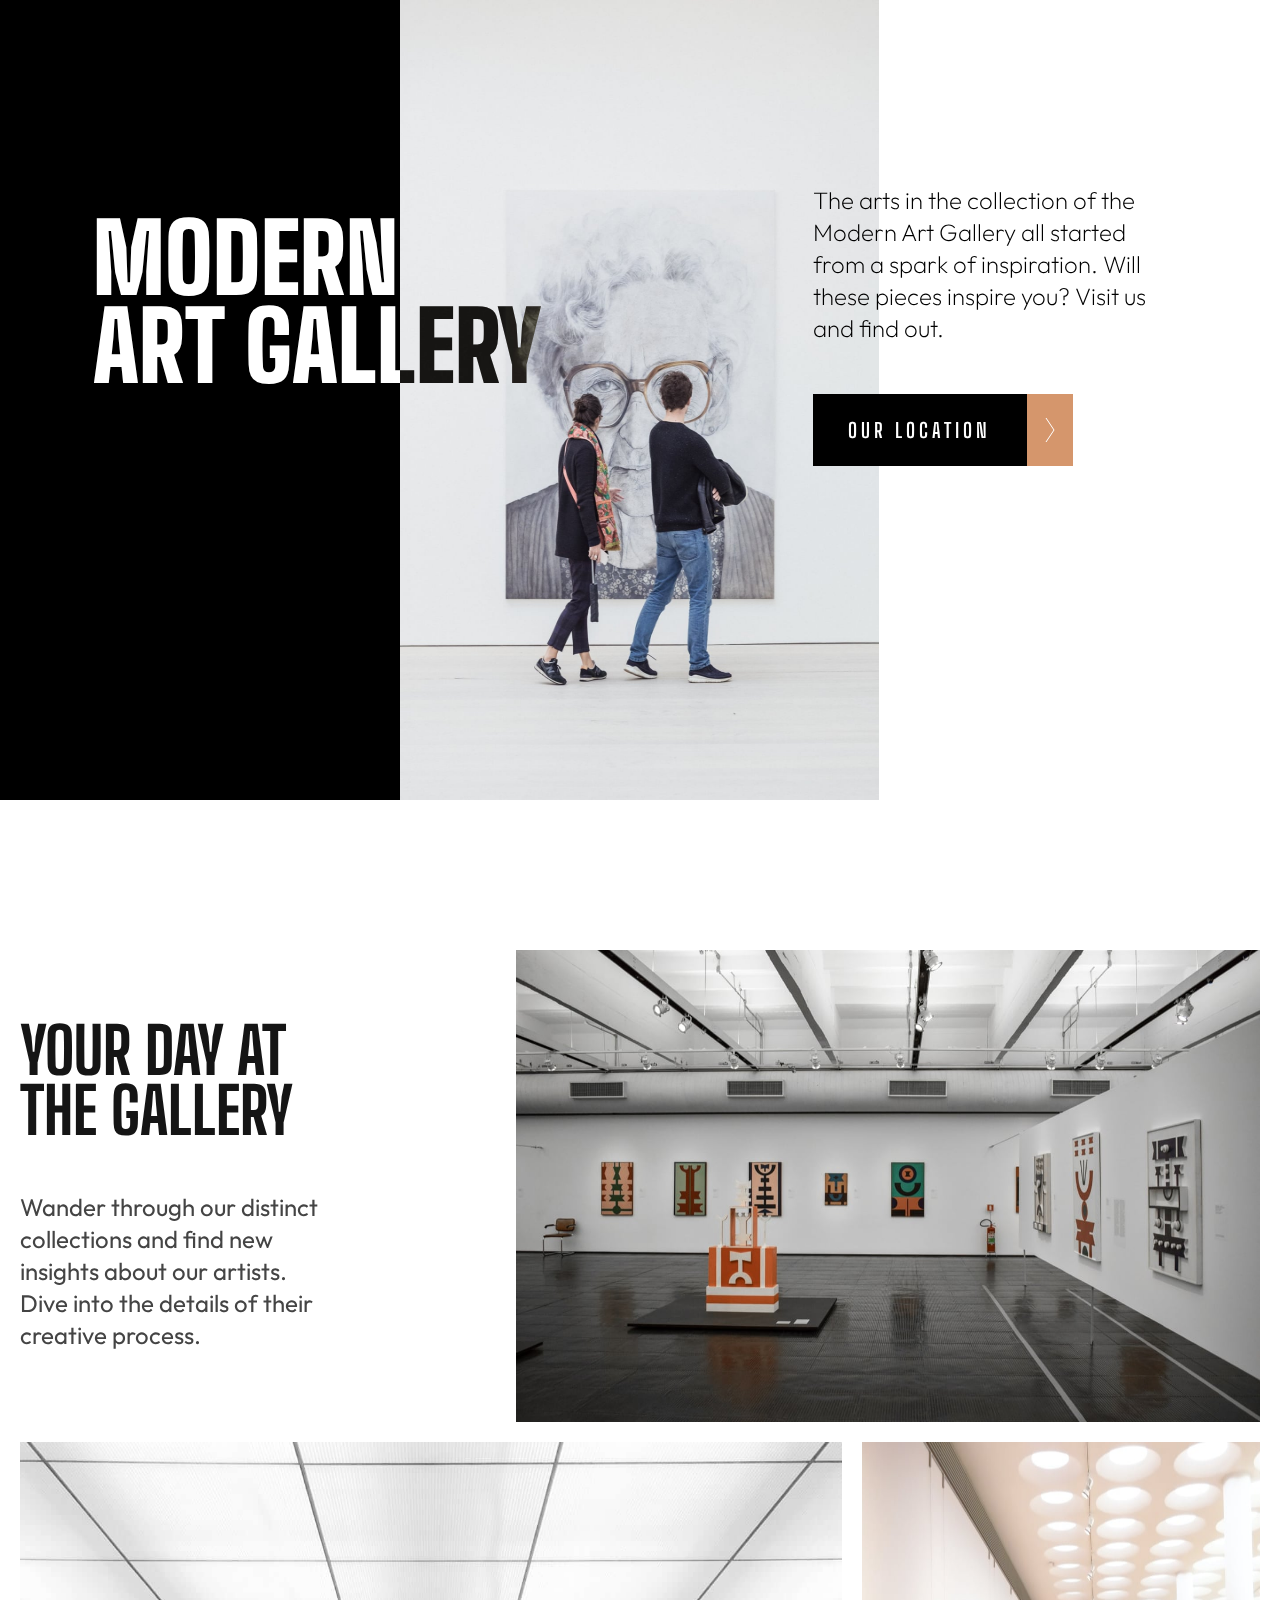
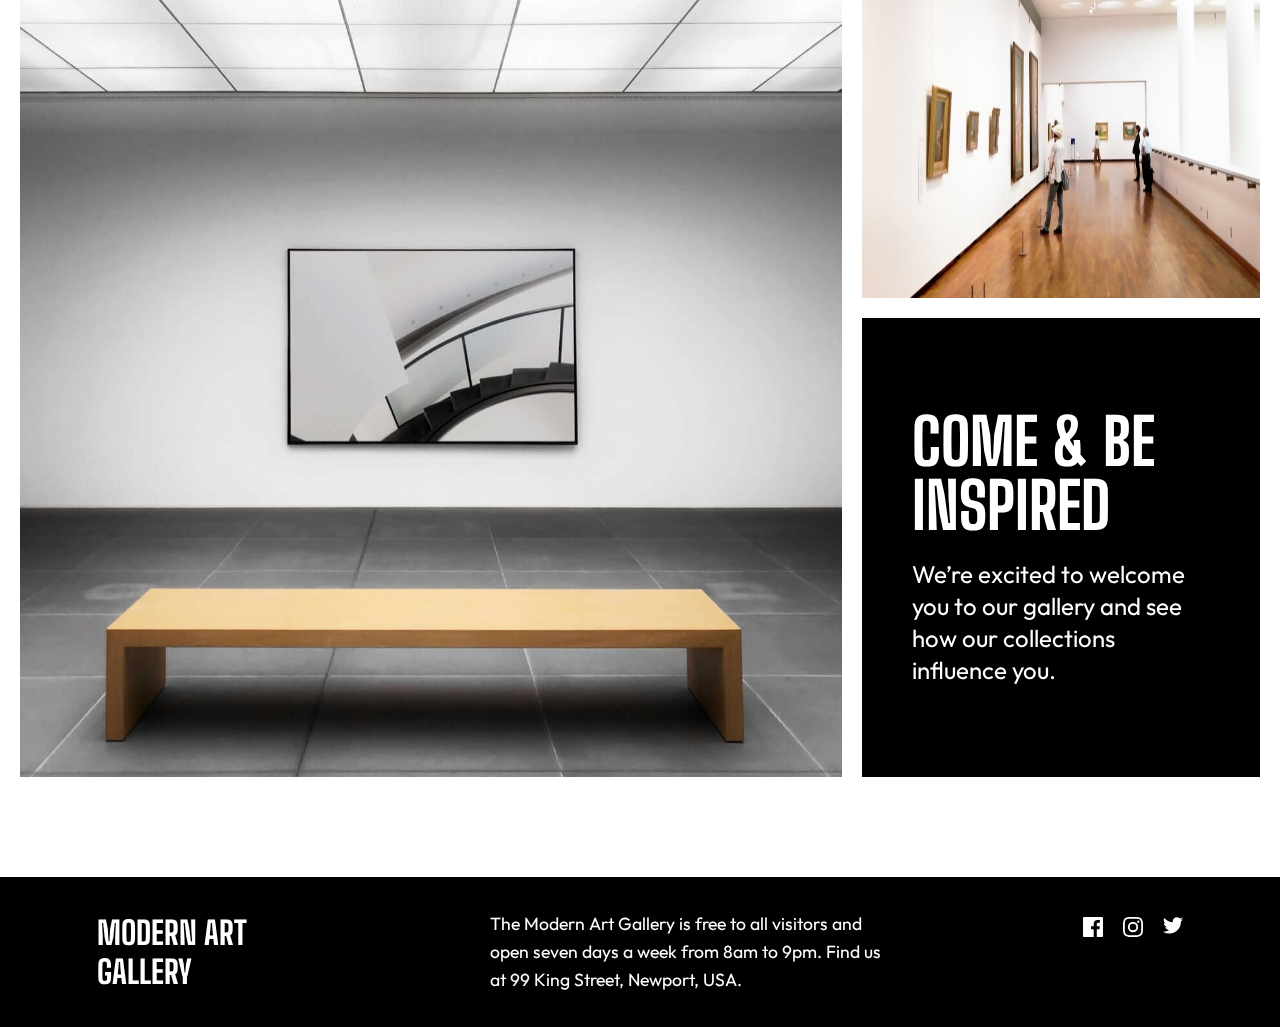
<file: index.html>
<!DOCTYPE html>
<html lang="en">

<head>
    <meta charset="UTF-8">
    <meta name="viewport" content="width=device-width, initial-scale=1.0">
    <title>Document</title>
    <link rel="stylesheet" href="./style.css">
</head>

<body>
    <div class="container">
        <section class="part1">
            <div class="black-and-photo">
                <div class="blackpart"></div>
                <picture>
                    <source srcset="./images/mobile/image-hero@2x.jpg" media="(max-width: 600px)">
                    <source srcset="./images/tablet/image-hero@2x.jpg" media="(max-width: 1200px)">
                    <img src="./images/desktop/image-hero@2x.jpg" alt="">
                </picture>
                <div class="main-heading">
                    <h1 class="h1-1">MODERN</h1>
                    <h1 class="h1-2">ART GALLERY</h1>
                </div>
            </div>
            <div class="main-heading-2">
                <h1>MODERN ART GALLERY</h1>
            </div>
            <div class="text-container1">
                <p>The arts in the collection of the Modern Art Gallery all started from a spark of inspiration. Will
                    these pieces inspire you? Visit us and find out.</p>
                <a href="./location.html"><button class="button"><span class="textspan">OUR LOCATION </span><span class="img-span"><img
                                src="./images/icon-arrow-right.svg" alt=""></span></button>
            </div></a>
        </section>
        <section class="part2">
            <div class="day-in-gallery">
                <div class="text-container2">
                    <h2>YOUR DAY AT THE GALLERY</h2>
                    <p>Wander through our distinct collections and find new insights about our artists. Dive into the
                        details of their creative process.</p>
                </div>
                <picture>
                    <source srcset="./images/mobile/image-grid-1@2x.jpg" media="(max-width: 600px)">
                    <source srcset="./images/tablet/image-grid-1@2x.jpg" media="(max-width: 1200px)">
                    <img src="./images/desktop/image-grid-1@2x.jpg" alt="">
                </picture>
            </div>
            <div class="onebig-twosmall">
                <picture class=".one-big">
                    <source srcset="./images/mobile/image-grid-2@2x.jpg" media="(max-width: 600px)">
                    <source srcset="./images/tablet/image-grid-2@2x.jpg" media="(max-width: 1200px)">
                    <img src="./images/desktop/image-grid-2@2x.jpg" alt="">
                </picture>
                <div class="twosmall">
                    <picture>
                        <source srcset="./images/tablet/image-grid-3@2x.jpg" media="(max-width: 1200px)">
                        <source srcset="./images/mobile/image-grid-3@2x.jpg" media="(max-width: 600px)">
                        <img src="./images/desktop/image-grid-3@2x.jpg" alt="">
                    </picture>
                    <div>
                        <h2>COME & BE INSPIRED</h2>
                        <p>We’re excited to welcome you to our gallery and see how our collections influence you.</p>
                    </div>
                </div>
            </div>
        </section>
    </div>
    <footer>
        <div class="container">
            <div class="footer">
                <h3>MODERN ART GALLERY</h3>
                <p>The Modern Art Gallery is free to all visitors and open seven days a week from 8am to 9pm. Find us at
                    99
                    King Street, Newport, USA.</p>
                <div class="icons-container">
                    <svg width="20" height="20" xmlns="http://www.w3.org/2000/svg">
                        <path
                            d="M18.896 0H1.104C.494 0 0 .494 0 1.104v17.793C0 19.506.494 20 1.104 20h9.58v-7.745H8.076V9.237h2.606V7.01c0-2.583 1.578-3.99 3.883-3.99 1.104 0 2.052.082 2.329.119v2.7h-1.598c-1.254 0-1.496.597-1.496 1.47v1.928h2.989l-.39 3.018h-2.6V20h5.098c.608 0 1.102-.494 1.102-1.104V1.104C20 .494 19.506 0 18.896 0Z"
                            fill="#FFF" />
                    </svg>
                    <svg width="20" height="20" xmlns="http://www.w3.org/2000/svg">
                        <path
                            d="M10 1.802c2.67 0 2.987.01 4.042.059 2.71.123 3.975 1.409 4.099 4.099.048 1.054.057 1.37.057 4.04 0 2.672-.01 2.988-.057 4.042-.124 2.687-1.387 3.975-4.1 4.099-1.054.048-1.37.058-4.041.058-2.67 0-2.987-.01-4.04-.058-2.718-.124-3.977-1.416-4.1-4.1-.048-1.054-.058-1.37-.058-4.041 0-2.67.01-2.986.058-4.04.124-2.69 1.387-3.977 4.1-4.1 1.054-.048 1.37-.058 4.04-.058ZM10 0C7.284 0 6.944.012 5.877.06 2.246.227.227 2.242.061 5.877.01 6.944 0 7.284 0 10s.012 3.057.06 4.123c.167 3.632 2.182 5.65 5.817 5.817 1.067.048 1.407.06 4.123.06s3.057-.012 4.123-.06c3.629-.167 5.652-2.182 5.816-5.817.05-1.066.061-1.407.061-4.123s-.012-3.056-.06-4.122C19.777 2.249 17.76.228 14.124.06 13.057.01 12.716 0 10 0Zm0 4.865a5.135 5.135 0 1 0 0 10.27 5.135 5.135 0 0 0 0-10.27Zm0 8.468a3.333 3.333 0 1 1 0-6.666 3.333 3.333 0 0 1 0 6.666Zm5.338-9.87a1.2 1.2 0 1 0 0 2.4 1.2 1.2 0 0 0 0-2.4Z"
                            fill="#FFF" />
                    </svg>
                    <svg width="20" height="17" xmlns="http://www.w3.org/2000/svg">
                        <path
                            d="M20 2.172a8.192 8.192 0 0 1-2.357.646 4.11 4.11 0 0 0 1.805-2.27 8.22 8.22 0 0 1-2.606.996A4.096 4.096 0 0 0 13.847.248c-2.65 0-4.596 2.472-3.998 5.037A11.648 11.648 0 0 1 1.392 1a4.109 4.109 0 0 0 1.27 5.478 4.086 4.086 0 0 1-1.858-.513c-.045 1.9 1.318 3.679 3.291 4.075a4.113 4.113 0 0 1-1.853.07 4.106 4.106 0 0 0 3.833 2.849A8.25 8.25 0 0 1 0 14.658a11.616 11.616 0 0 0 6.29 1.843c7.618 0 11.923-6.434 11.663-12.205A8.354 8.354 0 0 0 20 2.172Z"
                            fill="#FFF" />
                    </svg>
                </div>
            </div>
        </div>
    </footer>
</body>

</html>
</file>
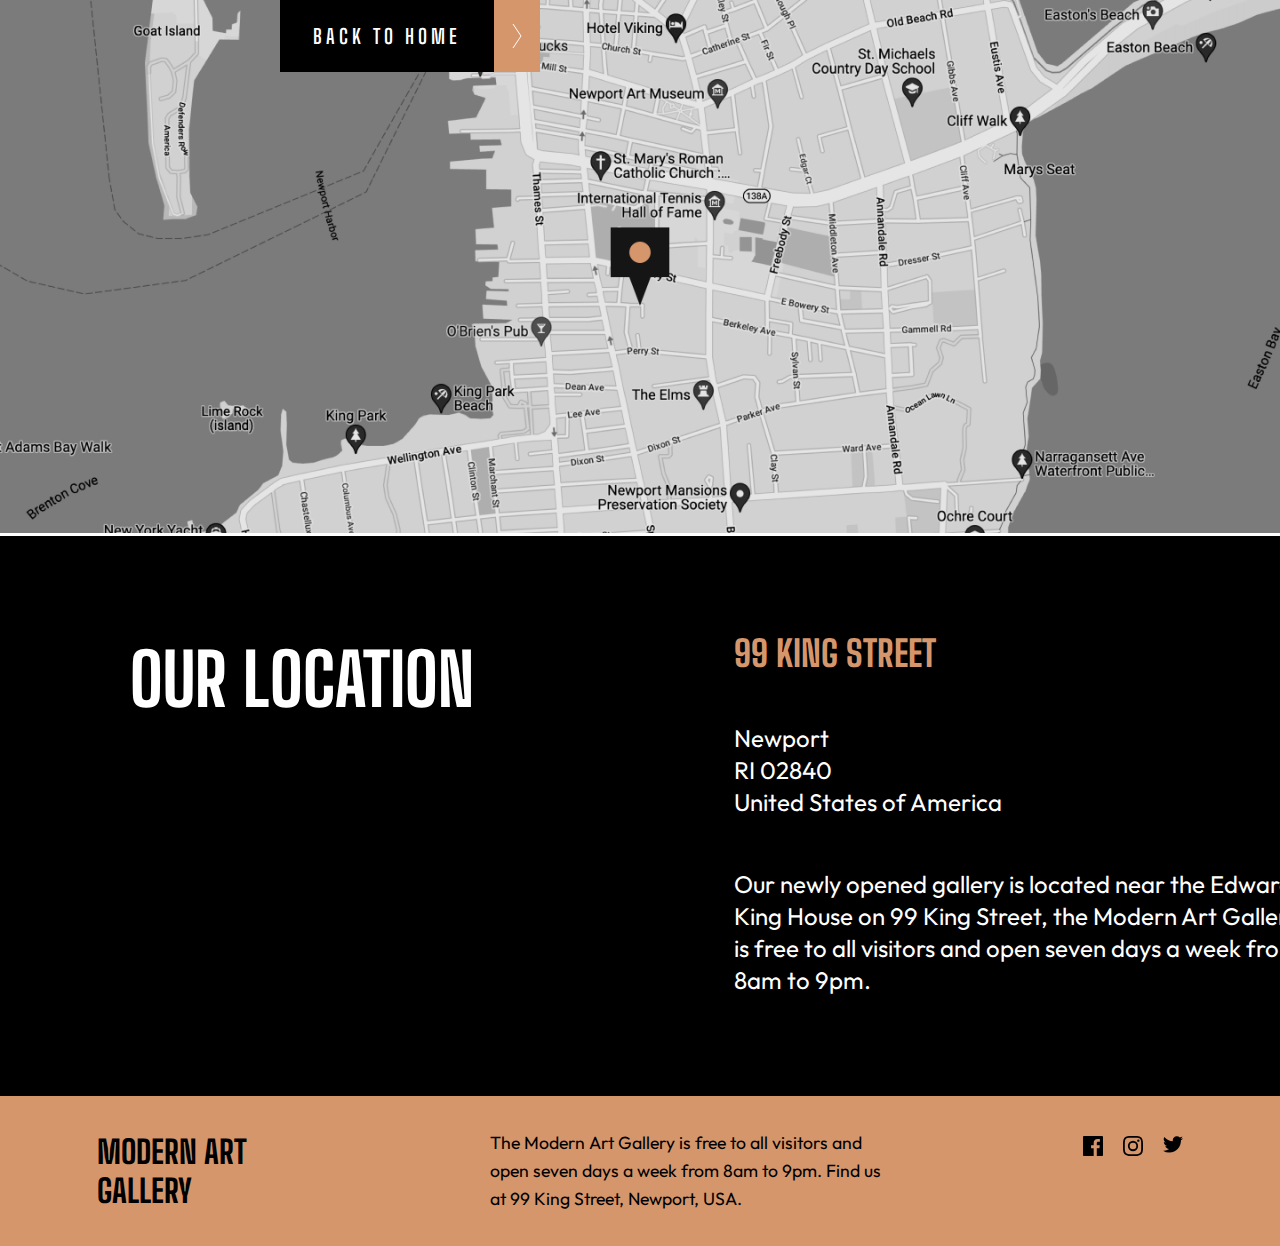
<file: location.html>
<!DOCTYPE html>
<html lang="en">

<head>
    <meta charset="UTF-8">
    <meta name="viewport" content="width=device-width, initial-scale=1.0">
    <title>Document</title>
    <link rel="stylesheet" href="./style.css">
    <link rel="stylesheet" href="./location.css">
</head>

<body>
    <div class="wrapper">
        <div class="button-container">
            <a href="./index.html"><button class="button"><span class="textspan">BACK TO HOME </span><span
                        class="img-span"><img src="./images/icon-arrow-right.svg" alt=""></span></button>
        </div></a>
    </div>
    <picture>
        <source srcset="./images/mobile/image-map@2x.png" media="(max-width: 600px)">
        <source srcset="./images/tablet/image-map@2x.png" media="(max-width: 1200px)">
        <img src="./images/desktop/image-map@2x.png" alt="">
    </picture>
    <section>
        <div class="wrapper">

            <div class="wrapper">
                <div class="for-column">
                    <h1>OUR LOCATION</h1>
                    <div class="location">
                        <h2>99 KING STREET</h2>
                        <div class="h4-container">
                            <h4>Newport</h4>
                            <h4>RI 02840</h4>
                            <h4>United States of America</h4>
                        </div>

                        <p>Our newly opened gallery is located near the Edward King House on 99 King Street, the Modern
                            Art
                            Gallery
                            is free to all visitors and open seven days a week from 8am to 9pm.</p>
                    </div>
                </div>
            </div>
        </div>
    </section>
    <footer>
        <div class="footer">
            <h3>MODERN ART GALLERY</h3>
            <p>The Modern Art Gallery is free to all visitors and open seven days a week from 8am to 9pm. Find us at
                99
                King Street, Newport, USA.</p>
            <div class="icons-container">
                <svg width="20" height="20" xmlns="http://www.w3.org/2000/svg">
                    <path
                        d="M18.896 0H1.104C.494 0 0 .494 0 1.104v17.793C0 19.506.494 20 1.104 20h9.58v-7.745H8.076V9.237h2.606V7.01c0-2.583 1.578-3.99 3.883-3.99 1.104 0 2.052.082 2.329.119v2.7h-1.598c-1.254 0-1.496.597-1.496 1.47v1.928h2.989l-.39 3.018h-2.6V20h5.098c.608 0 1.102-.494 1.102-1.104V1.104C20 .494 19.506 0 18.896 0Z"
                        fill="#FFF" />
                </svg>
                <svg width="20" height="20" xmlns="http://www.w3.org/2000/svg">
                    <path
                        d="M10 1.802c2.67 0 2.987.01 4.042.059 2.71.123 3.975 1.409 4.099 4.099.048 1.054.057 1.37.057 4.04 0 2.672-.01 2.988-.057 4.042-.124 2.687-1.387 3.975-4.1 4.099-1.054.048-1.37.058-4.041.058-2.67 0-2.987-.01-4.04-.058-2.718-.124-3.977-1.416-4.1-4.1-.048-1.054-.058-1.37-.058-4.041 0-2.67.01-2.986.058-4.04.124-2.69 1.387-3.977 4.1-4.1 1.054-.048 1.37-.058 4.04-.058ZM10 0C7.284 0 6.944.012 5.877.06 2.246.227.227 2.242.061 5.877.01 6.944 0 7.284 0 10s.012 3.057.06 4.123c.167 3.632 2.182 5.65 5.817 5.817 1.067.048 1.407.06 4.123.06s3.057-.012 4.123-.06c3.629-.167 5.652-2.182 5.816-5.817.05-1.066.061-1.407.061-4.123s-.012-3.056-.06-4.122C19.777 2.249 17.76.228 14.124.06 13.057.01 12.716 0 10 0Zm0 4.865a5.135 5.135 0 1 0 0 10.27 5.135 5.135 0 0 0 0-10.27Zm0 8.468a3.333 3.333 0 1 1 0-6.666 3.333 3.333 0 0 1 0 6.666Zm5.338-9.87a1.2 1.2 0 1 0 0 2.4 1.2 1.2 0 0 0 0-2.4Z"
                        fill="#FFF" />
                </svg>
                <svg width="20" height="17" xmlns="http://www.w3.org/2000/svg">
                    <path
                        d="M20 2.172a8.192 8.192 0 0 1-2.357.646 4.11 4.11 0 0 0 1.805-2.27 8.22 8.22 0 0 1-2.606.996A4.096 4.096 0 0 0 13.847.248c-2.65 0-4.596 2.472-3.998 5.037A11.648 11.648 0 0 1 1.392 1a4.109 4.109 0 0 0 1.27 5.478 4.086 4.086 0 0 1-1.858-.513c-.045 1.9 1.318 3.679 3.291 4.075a4.113 4.113 0 0 1-1.853.07 4.106 4.106 0 0 0 3.833 2.849A8.25 8.25 0 0 1 0 14.658a11.616 11.616 0 0 0 6.29 1.843c7.618 0 11.923-6.434 11.663-12.205A8.354 8.354 0 0 0 20 2.172Z"
                        fill="#FFF" />
                </svg>
            </div>
        </div>
    </footer>
</body>

</html>
</file>
<file: style.css>
@import url('https://fonts.googleapis.com/css2?family=Big+Shoulders:opsz,wght@10..72,100..900&family=Outfit:wght@100..900&display=swap');


* {
    margin: 0;
    padding: 0;
    box-sizing: border-box;
    font-family: Big Shoulders;
}

picture img {
    width: 100%;
    height: 100%;
}

body {
    display: flex;
    align-items: center;
    justify-content: center;
    flex-direction: column;
    overflow-x: hidden;
}

.container {
    width: 1440px;

}

.black-and-photo {
    width: 66.6%;
    height: 100%;
    display: flex;
    position: relative;
}

.black-and-photo h1,
.main-heading-2 {
    font-size: 6rem;
    font-weight: 900;
    position: absolute;
    mix-blend-mode: difference;
    color: #fff;
}



.h1-1,
.h1-2 {
    top: 25%;
    left: 18%;
}

.h1-2 {
    top: 36%;
}



.black-and-photo picture {
    width: 50%;
}

.black-and-photo picture img {
    width: 100%;
    height: 100%;
}

.blackpart {
    width: 50%;
    height: 100%;
    position: absolute;
    top: 0;
    right: 50%;
    width: 1000%;
    background-color: black;
}

.black-and-photo picture,
.black-and-photo img {
    position: relative;
}

.black-and-photo{
    display: flex;
    flex-direction: row;
    justify-content: flex-end;
}

.part1 {
    height: 800px;
    display: flex;
    position: relative;
}

.main-heading {
    display: flex;
    flex-direction: column;
    gap: 20px;
}

.text-container1 p {
    font-size: 1.5rem;
    line-height: 32px;
    font-family: Outfit;
    font-weight: 200;
}

.text-container1 {
    width: 25%;
    display: flex;
    flex-direction: column;
    gap: 50px;
    position: absolute;
    right: 13%;
    top: 23%;
}

.button {
    width: 260px;
    height: 72px;
    background-color: #000000;
    display: flex;
    border: none;
    outline: none;
    justify-content: flex-end;
    color: #ffffff;
    text-align: center;
}

.button:hover .img-span {
    background-color: #000000;
    transition: 1s ease-in-out;
}

.button:hover {
    background-color: #D5966C;
    transition: 1s;
}

.textspan {
    width: 100%;
    height: 100%;
    display: flex;
    align-items: center;
    justify-content: center;
    font-size: 1.25rem;
    letter-spacing: 0.25rem;
    font-weight: 500;
}

.img-span {
    background-color: #D5966C;
    width: 56px;
    height: 100%;
    display: flex;
    align-items: center;
    justify-content: center;
}

.part2 {
    display: flex;
    flex-direction: column;
}

.day-in-gallery {
    display: flex;
    justify-content: space-between;
    margin-top: 150px;
    padding: 0 100px 0 100px;

}

.day-in-gallery picture {
    width: 60%;
}

.day-in-gallery picture img {
    width: 100%;
    height: 100%;
}

.text-container2 {
    width: 25%;
    display: flex;
    align-items: center;
    justify-content: center;
    flex-direction: column;
    gap: 50px;
}

.text-container2 h2 {
    font-size: 4rem;
    line-height: 60px;
    font-weight: bold;
    color: #151515;
}

.text-container2 p {
    font-family: Outfit;
    font-weight: 400;
    font-size: 1.5rem;
    line-height: 2rem;
    color: #444444;
}

.onebig-twosmall {
    display: flex;
    width: 100%;
    gap: 20px;
    margin-top: 20px;
    padding: 0 100px 0 100px;
}

.one-big {
    width: 49.5%;
}

.twosmall picture {
    width: 100%;
    height: 50%;
}

.twosmall {
    display: flex;
    width: 49.5%;
    flex-direction: column;
    gap: 20px;

}

.twosmall div {
    width: 100%;
    background-color: black;
    height: 50%;
    color: #ffffff;
    display: flex;
    align-items: center;
    justify-content: center;
    flex-direction: column;
    gap: 20px;
    padding: 50px;
}

.twosmall div h2 {
    font-size: 4rem;
    line-height: 4rem;
}

.twosmall div p {
    font-family: Outfit;
    font-size: 1.5rem;
    line-height: 2rem;
    font-weight: 400;
}

footer {
    width: 100%;
    background-color: #000000;
    margin-top: 100px;
    align-items: center;
    justify-content: center;
    display: flex;
}

.footer {
    color: #ffffff;
    justify-content: space-around;
    display: flex;
    height: 150px;
    align-items: center;
}

.footer h3 {
    font-size: 2rem;
    width: 200px;
}

.footer p {
    font-size: 1.1rem;
    line-height: 1.75rem;
    font-weight: 400;
    width: 400px;
    font-family: Outfit;
}

.icons-container {
    display: flex;
    gap: 20px;
}

.icons-container {
    height: 100%;
    padding-top: 40px;
}

.icons-container svg:hover path {
    fill: #D5966C;
}

.main-heading-2 {
    display: none;
    position: static;
    color: #000000;
    font-size: 6rem;
}

a {
    text-decoration: none;
}

@media screen and (max-width: 1200px) {
    .blackpart {
        display: none;
    }

    .black-and-photo picture {
        width: 100%;
        height: 100%;
    }

    .container {
        width: 100vw;
    }

    .text-container1 {
        top: 40%;
        left: 36%;
    }

    .black-and-photo h1,
    .main-heading-2 {
        mix-blend-mode: normal;
        color: #000000;
        font-size: 5rem;
    }

    .text-container1 p {
        font-size: 1.1rem;
    }

    .h1-1,
    .h1-2 {
        left: 60%;
        top: 15%;
        width: 100%;
    }

    .h1-2 {
        top: 27%;
    }


    .black-and-photo {
        width: 60%;
    }

    .black-and-photo img {
        width: 100%;
    }

    .part1 {
        position: sticky;
    }


    .text-container1,
    .text-container2 {
        width: 30%;
    }

    .day-in-gallery,
    .onebig-twosmall {
        padding: 0 50px 0 50px;
    }

    .twosmall div {
        padding: 50px;
    }

    .twosmall div h2 {
        font-size: 3.0125rem;
    }

    .twosmall div p {
        font-size: 1.1rem;
    }

    .text-container2 h2 {
        font-size: 3rem;
    }

    .text-container2 p {
        font-size: 1.1rem;
    }

    .main-heading-2 h1 {
        font-size: 5rem;
    }
}


@media screen and (max-width: 740px) {
    .black-and-photo {
        width: 100%;
    }

    .main-heading {
        display: none;
    }

    .main-heading-2 {
        display: block;
        margin-top: 50px;
    }

    .part1 {
        flex-direction: column;
        height: auto;
    }

    .text-container1 {
        position: static;
        width: 80%;
        margin-top: 40px;
    }

    .main-heading-2,
    .text-container1 {
        padding-left: 60px;
    }

    .text-container2 {
        width: 100%;
        text-align: left;
        align-items: flex-start;
        margin: 30px 0 30px 0;
    }

    .day-in-gallery picture {
        width: 100%;
        order: -1;
    }

    .day-in-gallery {
        align-items: center;
        justify-content: center;
        flex-direction: column;
    }

    .onebig-twosmall {
        flex-direction: column;
        width: 100%;
    }

    .onebig-twosmall div,
    .onebig-twosmall img {
        width: 100%;
    }

    .twosmall div {
        padding: 30px;
    }

    .container {
        width: 100%;
    }

    footer {
        height: 500px;
        padding: 50px;
        width: 100%;
    }

    .footer p,
    footer h2 {
        width: 100%;
    }

    .footer {
        flex-direction: column;
        justify-content: center;
        align-items: flex-start;
        gap: 50px;
        height: 100%;
    }

    .main-heading-2 h1 {
        font-size: 5rem;
    }

}

@media screen and (max-width: 400px) {

    .main-heading-2,
    .text-container1 {
        padding-left: 30px;
    }

    .day-in-gallery,
    .onebig-twosmall,
    footer {
        padding: 0 30px 0 30px;
    }
}
</file>
<file: location.css>
picture {
    width: 100%;
}

.button-container {
    position: relative;
    top: 0;
    left: 0;
}

.button {
    position: absolute;
    left: 25%;
    top: 0;
}

section {
    display: flex;
    justify-content: space-around;
    padding: 100px 0 100px 0;
    background-color: black;
    width: 100%;
    color: #ffffff;
}

h1 {
    font-size: 4.5rem;
}

footer {
    margin: 0;
    background-color: #D5966C;
}

.footer {
    color: #000000;
}

.wrapper,
.footer {
    width: 1440px;
}

.wrapper {
    display: flex;
    flex-direction: column;
}

h2 {
    color: #D5966C;
    font-size: 2.25rem;
    line-height: 2.25rem;
}

h4,
p {
    font-family: "Outfit";
    font-weight: 400;
    font-size: 1.5rem;
    line-height: 2rem;
}

.location {
    width: 40%;
    display: flex;
    flex-direction: column;
    gap: 50px;
}

.icons-container svg path {
    fill: #000000;
}

.icons-container svg:hover path {
    fill: #ffffff;
}

.for-column {
    display: flex;
    justify-content: space-around;
}

@media screen and (max-width: 740px) {

    .wrapper {
        width: 100%;
    }

    .for-column {
        flex-direction: column;
        align-items: flex-start;
        justify-content: center;
        gap: 50px;
        padding: 0 50px 0 50px;
    }

    .location {
        width: 100%;
    }

    .button {
        left: 0;
    }

}
</file>
